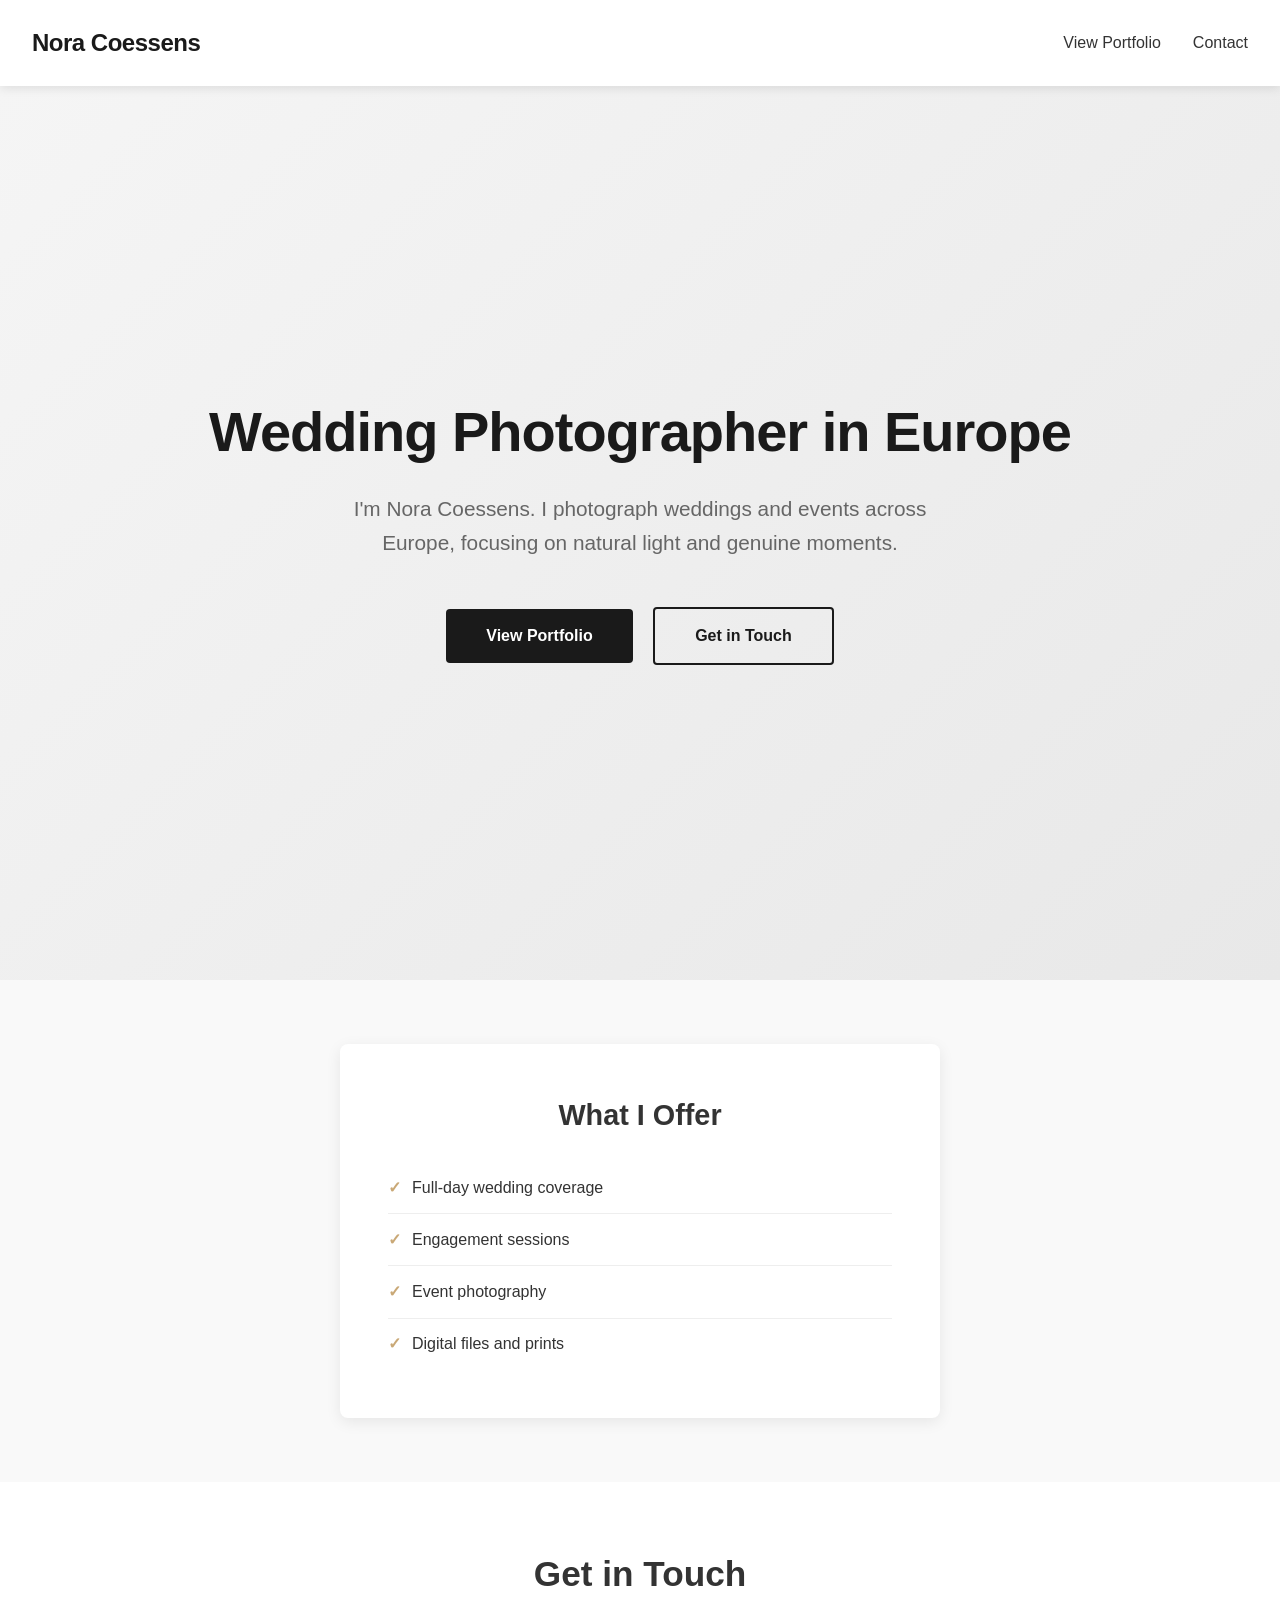
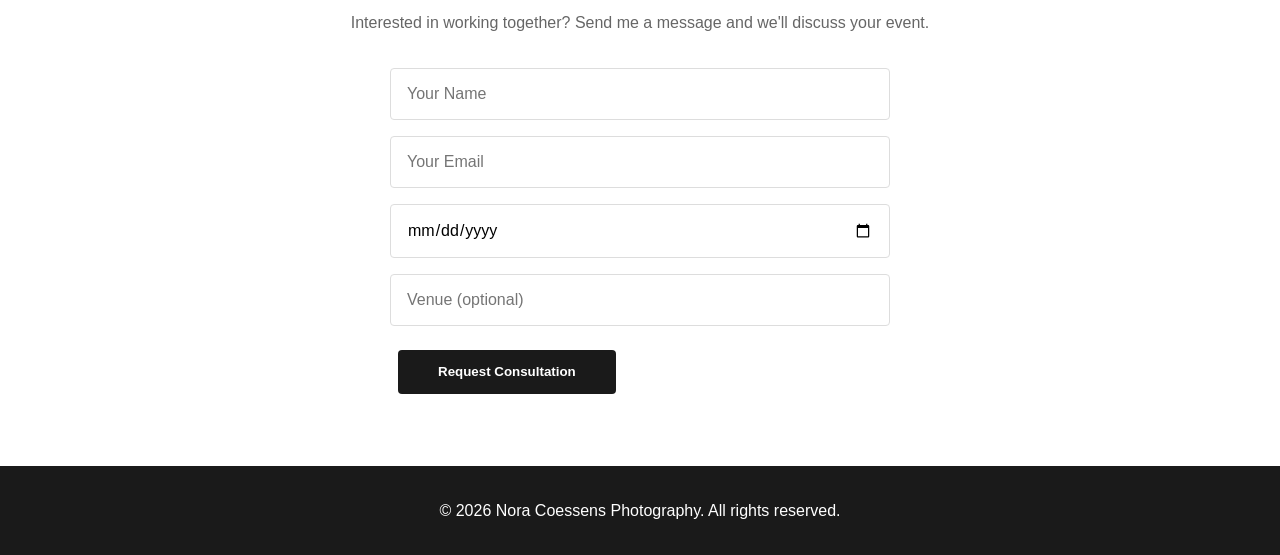
<file: index.html>
<!DOCTYPE html>
<html lang="en">
<head>
    <meta charset="UTF-8">
    <meta name="viewport" content="width=device-width, initial-scale=1.0">
    <title>Nora Coessens - Wedding Photographer</title>
    <link rel="stylesheet" href="css/landing.css">
</head>
<body>
    <header>
        <nav class="navbar">
            <div class="logo">Nora Coessens</div>
            <ul>
                <li><a href="portfolio.html">View Portfolio</a></li>
                <li><a href="#contact">Contact</a></li>
            </ul>
        </nav>
    </header>

    <section id="hero" class="hero">
        <div class="hero-content">
            <h1>Wedding Photographer in Europe</h1>
            <p>I'm Nora Coessens. I photograph weddings and events across Europe, focusing on natural light and genuine moments.</p>
            <a href="portfolio.html" class="btn btn-primary">View Portfolio</a>
            <a href="#contact" class="btn btn-secondary">Get in Touch</a>
        </div>
    </section>

    <section id="highlight" class="highlight">
        <div class="container">
            <div class="highlight-box">
                <h3>What I Offer</h3>
                <ul>
                    <li>Full-day wedding coverage</li>
                    <li>Engagement sessions</li>
                    <li>Event photography</li>
                    <li>Digital files and prints</li>
                </ul>
            </div>
        </div>
    </section>

    <section id="contact" class="contact">
        <div class="container">
            <h2>Get in Touch</h2>
            <p>Interested in working together? Send me a message and we'll discuss your event.</p>
            <form id="contactForm">
                <input type="text" placeholder="Your Name" required>
                <input type="email" placeholder="Your Email" required>
                <input type="date" required>
                <input type="text" placeholder="Venue (optional)">
                <button type="submit" class="btn btn-primary">Request Consultation</button>
            </form>
        </div>
    </section>

    <footer>
        <p>&copy; 2026 Nora Coessens Photography. All rights reserved.</p>
    </footer>

    <script src="js/landing.js"></script>
</body>
</html>
</file>
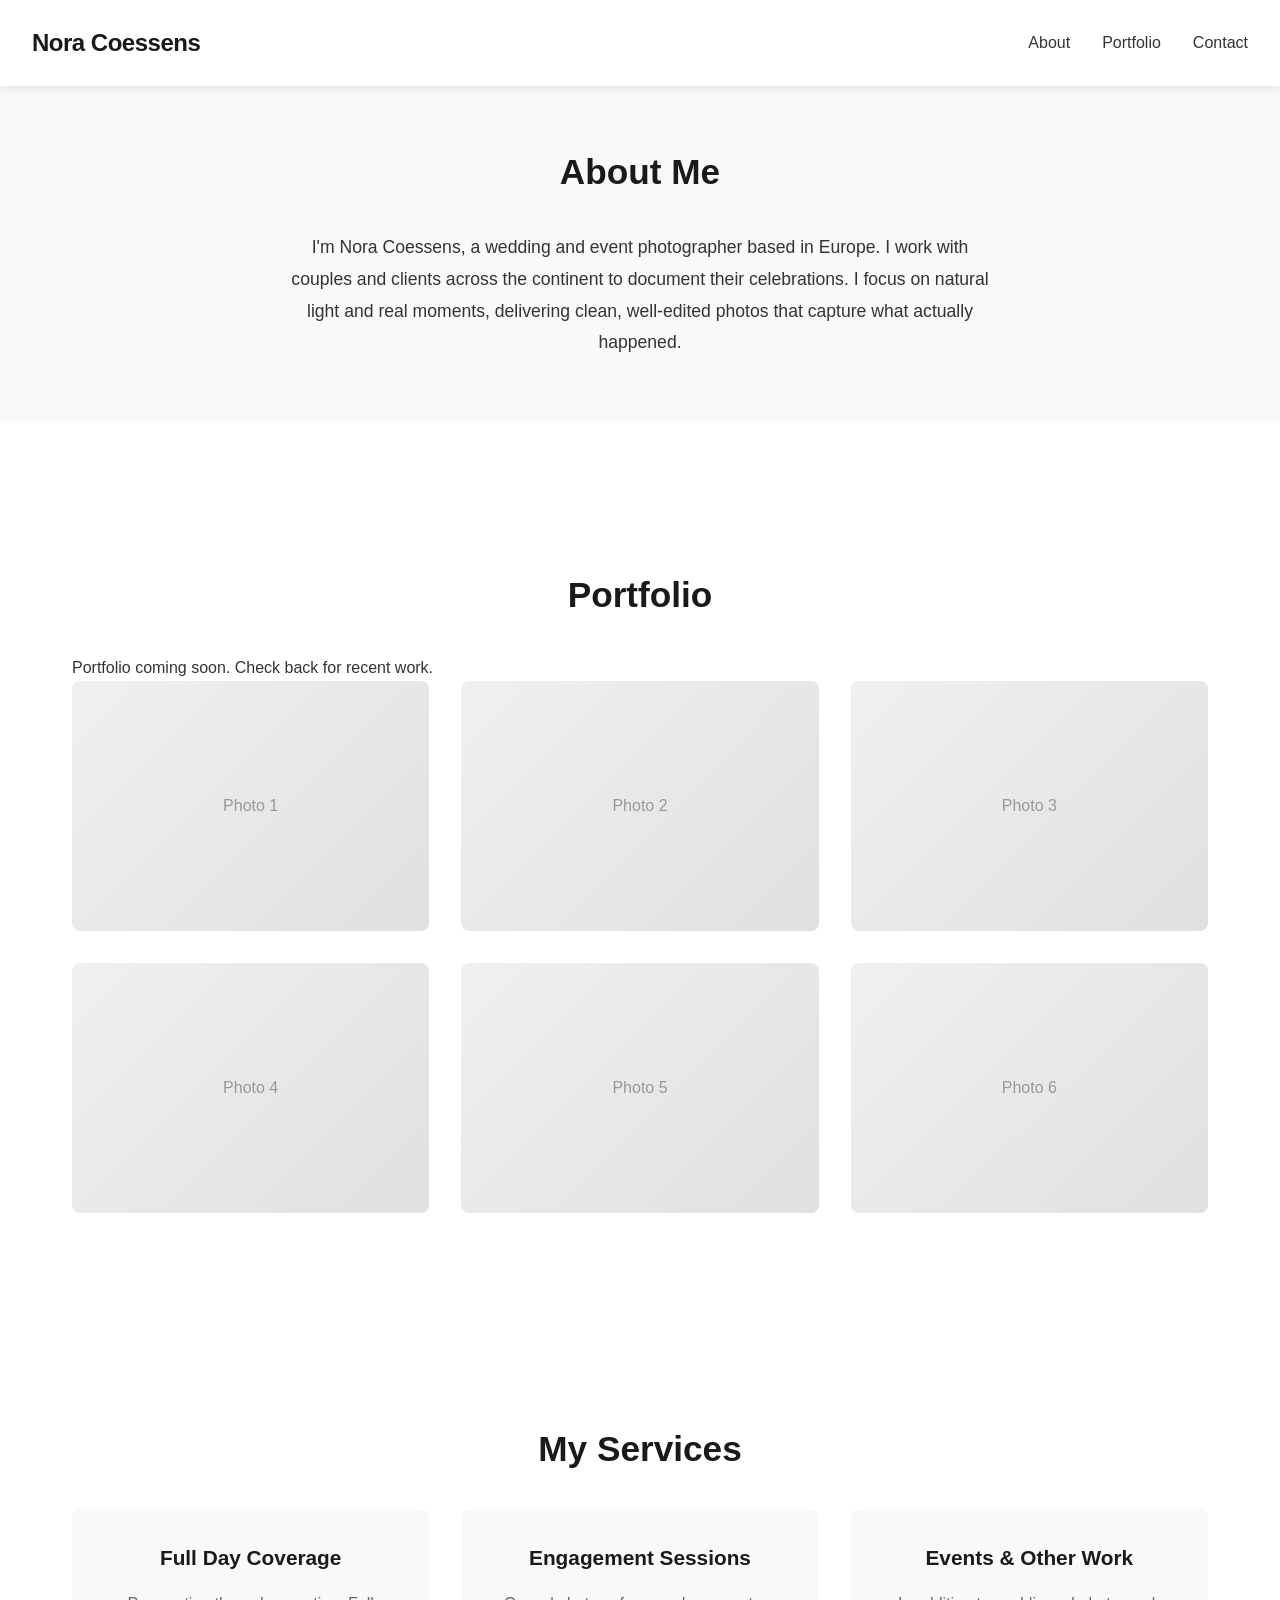
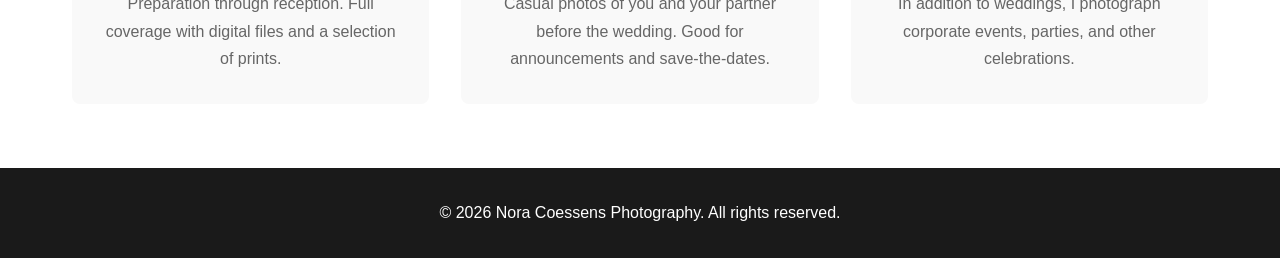
<file: portfolio.html>
<!DOCTYPE html>
<html lang="en">
<head>
    <meta charset="UTF-8">
    <meta name="viewport" content="width=device-width, initial-scale=1.0">
    <title>Portfolio - Nora Coessens</title>
    <link rel="stylesheet" href="css/portfolio.css">
</head>
<body>
    <header>
        <nav>
            <div class="logo"><a href="index.html">Nora Coessens</a></div>
            <ul>
                <li><a href="#about">About</a></li>
                <li><a href="#portfolio">Portfolio</a></li>
                <li><a href="index.html#contact">Contact</a></li>
            </ul>
        </nav>
    </header>

    <section id="about">
        <div class="container">
            <h2>About Me</h2>
            <p>I'm Nora Coessens, a wedding and event photographer based in Europe. I work with couples and clients across the continent to document their celebrations. I focus on natural light and real moments, delivering clean, well-edited photos that capture what actually happened.</p>
        </div>
    </section>

    <section id="portfolio">
        <div class="container">
            <h2>Portfolio</h2>
            <p>Portfolio coming soon. Check back for recent work.</p>
            <div class="gallery">
                <div class="placeholder">Photo 1</div>
                <div class="placeholder">Photo 2</div>
                <div class="placeholder">Photo 3</div>
                <div class="placeholder">Photo 4</div>
                <div class="placeholder">Photo 5</div>
                <div class="placeholder">Photo 6</div>
            </div>
        </div>
    </section>

    <section id="services">
        <div class="container">
            <h2>My Services</h2>
            <div class="services-grid">
                <div class="service-card">
                    <h3>Full Day Coverage</h3>
                    <p>Preparation through reception. Full coverage with digital files and a selection of prints.</p>
                </div>
                <div class="service-card">
                    <h3>Engagement Sessions</h3>
                    <p>Casual photos of you and your partner before the wedding. Good for announcements and save-the-dates.</p>
                </div>
                <div class="service-card">
                    <h3>Events & Other Work</h3>
                    <p>In addition to weddings, I photograph corporate events, parties, and other celebrations.</p>
                </div>
            </div>
        </div>
    </section>

    <footer>
        <p>&copy; 2026 Nora Coessens Photography. All rights reserved.</p>
    </footer>

    <script src="js/portfolio.js"></script>
</body>
</html>
</file>
<file: css/landing.css>
/* Landing Page Styles */

* {
    margin: 0;
    padding: 0;
    box-sizing: border-box;
}

body {
    font-family: 'Segoe UI', Tahoma, Geneva, Verdana, sans-serif;
    line-height: 1.6;
    color: #333;
}

.container {
    max-width: 1000px;
    margin: 0 auto;
    padding: 0 2rem;
}

/* Header & Navigation */
header {
    background: rgba(255, 255, 255, 0.98);
    box-shadow: 0 2px 10px rgba(0,0,0,0.1);
    position: fixed;
    width: 100%;
    top: 0;
    z-index: 100;
}

.navbar {
    display: flex;
    justify-content: space-between;
    align-items: center;
    padding: 1.5rem 2rem;
}

.logo {
    font-size: 1.5rem;
    font-weight: 700;
    letter-spacing: -0.5px;
    color: #1a1a1a;
}

.navbar ul {
    list-style: none;
    display: flex;
    gap: 2rem;
}

.navbar a {
    text-decoration: none;
    color: #333;
    font-weight: 500;
    transition: color 0.3s ease;
}

.navbar a:hover {
    color: #c9a876;
}

/* Hero Section */
.hero {
    background: linear-gradient(135deg, #f5f5f5 0%, #e8e8e8 100%);
    min-height: 100vh;
    display: flex;
    align-items: center;
    justify-content: center;
    text-align: center;
    padding: 0 2rem;
    margin-top: 80px;
}

.hero-content h1 {
    font-size: 3.5rem;
    margin-bottom: 1rem;
    font-weight: 700;
    letter-spacing: -1px;
    color: #1a1a1a;
}

.hero-content p {
    font-size: 1.3rem;
    margin-bottom: 2.5rem;
    color: #666;
    max-width: 600px;
    margin-left: auto;
    margin-right: auto;
}

/* Buttons */
.btn {
    display: inline-block;
    padding: 0.9rem 2.5rem;
    text-decoration: none;
    border-radius: 4px;
    font-weight: 600;
    transition: all 0.3s ease;
    border: none;
    cursor: pointer;
    margin: 0.5rem;
}

.btn-primary {
    background: #1a1a1a;
    color: #fff;
}

.btn-primary:hover {
    background: #333;
}

.btn-secondary {
    background: transparent;
    color: #1a1a1a;
    border: 2px solid #1a1a1a;
}

.btn-secondary:hover {
    background: #1a1a1a;
    color: #fff;
}

/* Highlight Section */
.highlight {
    background: #f9f9f9;
    padding: 4rem 2rem;
}

.highlight-box {
    background: #fff;
    padding: 3rem;
    border-radius: 8px;
    box-shadow: 0 4px 15px rgba(0,0,0,0.08);
    max-width: 600px;
    margin: 0 auto;
}

.highlight-box h3 {
    margin-bottom: 1.5rem;
    font-size: 1.8rem;
    text-align: center;
}

.highlight-box ul {
    list-style: none;
}

.highlight-box li {
    padding: 0.8rem 0;
    border-bottom: 1px solid #eee;
    padding-left: 1.5rem;
    position: relative;
}

.highlight-box li:before {
    content: "✓";
    position: absolute;
    left: 0;
    color: #c9a876;
    font-weight: bold;
}

.highlight-box li:last-child {
    border-bottom: none;
}

/* Contact Section */
.contact {
    padding: 4rem 2rem;
    background: #fff;
}

.contact h2 {
    text-align: center;
    margin-bottom: 0.5rem;
    font-size: 2.2rem;
}

.contact > .container > p {
    text-align: center;
    color: #666;
    margin-bottom: 2rem;
}

form {
    max-width: 500px;
    margin: 0 auto;
}

input {
    width: 100%;
    padding: 1rem;
    margin-bottom: 1rem;
    border: 1px solid #ddd;
    border-radius: 4px;
    font-family: inherit;
    font-size: 1rem;
    transition: border-color 0.3s ease;
}

input:focus {
    outline: none;
    border-color: #c9a876;
    box-shadow: 0 0 8px rgba(201, 168, 118, 0.2);
}

/* Footer */
footer {
    background: #1a1a1a;
    color: #fff;
    text-align: center;
    padding: 2rem;
}

/* Responsive */
@media (max-width: 768px) {
    .navbar {
        flex-direction: column;
        padding: 1rem;
    }

    .navbar ul {
        margin-top: 1rem;
        flex-direction: column;
        gap: 1rem;
        text-align: center;
    }

    .hero-content h1 {
        font-size: 2.5rem;
    }

    .hero-content p {
        font-size: 1.1rem;
    }

    .btn {
        display: block;
        margin: 0.75rem auto;
    }

    .highlight-box {
        padding: 2rem;
    }
}
</file>
<file: css/portfolio.css>
/* Portfolio Page Styles */

* {
    margin: 0;
    padding: 0;
    box-sizing: border-box;
}

body {
    font-family: 'Segoe UI', Tahoma, Geneva, Verdana, sans-serif;
    line-height: 1.6;
    color: #333;
}

.container {
    max-width: 1200px;
    margin: 0 auto;
    padding: 0 2rem;
}

/* Header */
header {
    background: rgba(255, 255, 255, 0.98);
    box-shadow: 0 2px 10px rgba(0,0,0,0.1);
    position: fixed;
    width: 100%;
    top: 0;
    z-index: 100;
}

nav {
    display: flex;
    justify-content: space-between;
    align-items: center;
    padding: 1.5rem 2rem;
}

.logo a {
    font-size: 1.5rem;
    font-weight: 700;
    letter-spacing: -0.5px;
    color: #1a1a1a;
    text-decoration: none;
}

nav ul {
    list-style: none;
    display: flex;
    gap: 2rem;
}

nav ul li a {
    text-decoration: none;
    color: #333;
    font-weight: 500;
    transition: color 0.3s ease;
}

nav ul li a:hover {
    color: #c9a876;
}

/* Sections */
section {
    padding: 4rem 2rem;
    margin-top: 80px;
}

section:first-of-type {
    margin-top: 80px;
}

h2 {
    text-align: center;
    margin-bottom: 2rem;
    font-size: 2.2rem;
    color: #1a1a1a;
}

/* About Section */
#about {
    background: #f9f9f9;
    text-align: center;
}

#about p {
    max-width: 700px;
    margin: 0 auto;
    font-size: 1.1rem;
    line-height: 1.8;
}

/* Portfolio Gallery */
.gallery {
    display: grid;
    grid-template-columns: repeat(auto-fit, minmax(300px, 1fr));
    gap: 2rem;
}

.placeholder {
    width: 100%;
    height: 250px;
    background: linear-gradient(135deg, #f0f0f0 0%, #e0e0e0 100%);
    display: flex;
    align-items: center;
    justify-content: center;
    border-radius: 8px;
    color: #999;
    font-weight: 500;
    cursor: pointer;
    transition: transform 0.3s, box-shadow 0.3s;
}

.placeholder:hover {
    transform: translateY(-5px);
    box-shadow: 0 10px 25px rgba(0,0,0,0.1);
}

/* Services Section */
#services {
    background: #fff;
}

.services-grid {
    display: grid;
    grid-template-columns: repeat(auto-fit, minmax(280px, 1fr));
    gap: 2rem;
}

.service-card {
    background: #f9f9f9;
    padding: 2rem;
    border-radius: 8px;
    text-align: center;
    transition: all 0.3s ease;
}

.service-card:hover {
    background: #fff;
    box-shadow: 0 8px 20px rgba(0,0,0,0.1);
}

.service-card h3 {
    margin-bottom: 1rem;
    font-size: 1.3rem;
    color: #1a1a1a;
}

.service-card p {
    color: #666;
    line-height: 1.7;
}

/* Footer */
footer {
    background: #1a1a1a;
    color: #fff;
    text-align: center;
    padding: 2rem;
}

/* Responsive */
@media (max-width: 768px) {
    nav {
        flex-direction: column;
        padding: 1rem;
    }

    nav ul {
        margin-top: 1rem;
        flex-direction: column;
        gap: 1rem;
        text-align: center;
    }

    h2 {
        font-size: 1.8rem;
    }

    section {
        padding: 2rem 1rem;
    }
}
</file>
